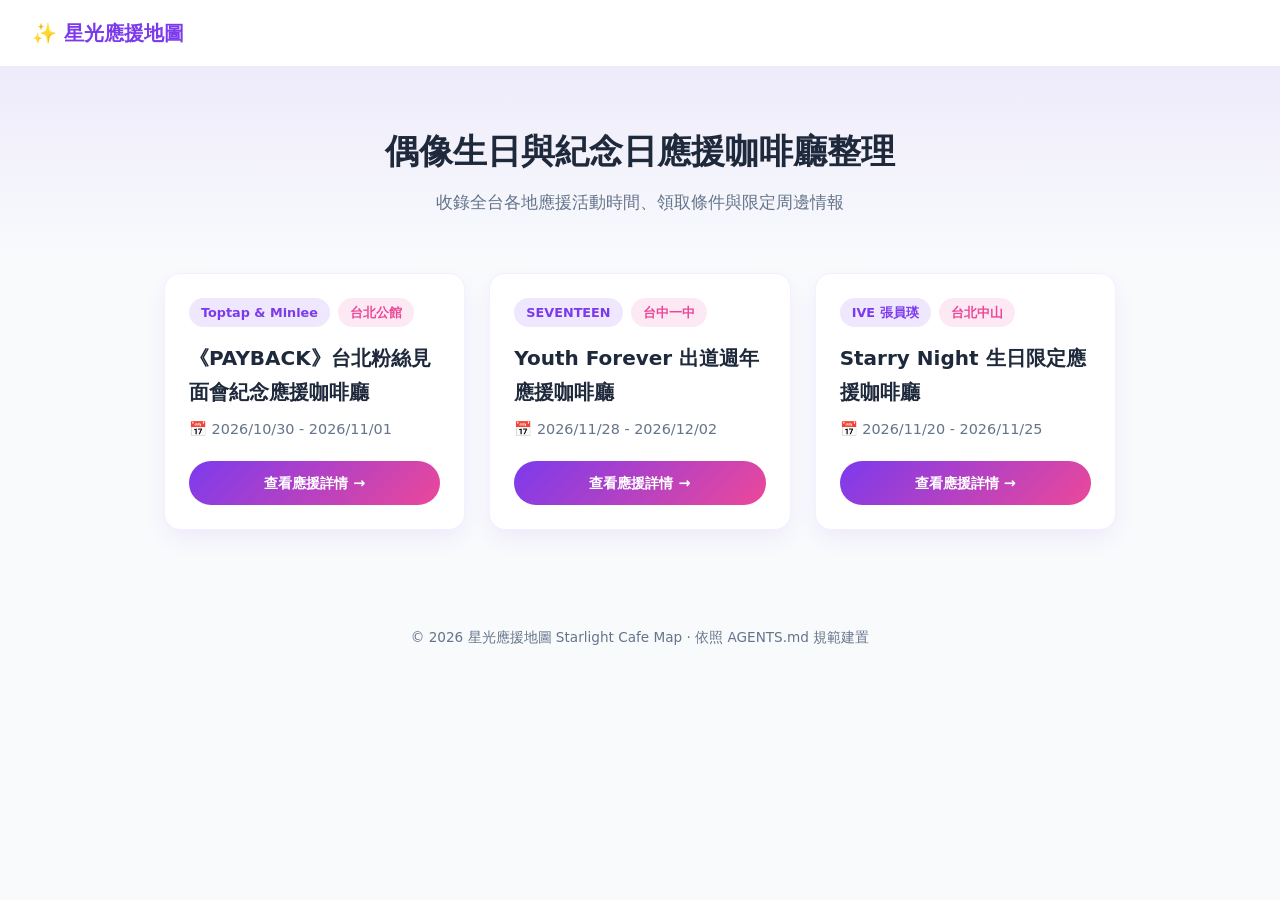
<file: index.html>
﻿<!DOCTYPE html>
<html lang="zh-Hant">
<head>
  <meta charset="UTF-8">
  <meta name="viewport" content="width=device-width, initial-scale=1.0">
  <title>星光應援地圖 | Starlight Cafe Map</title>
  <link rel="stylesheet" href="assets/style.css">
</head>
<body>
  <nav class="navbar">
    <a href="index.html" class="logo">✨ 星光應援地圖</a>
  </nav>

  <header class="hero">
    <h1>偶像生日與紀念日應援咖啡廳整理</h1>
    <p>收錄全台各地應援活動時間、領取條件與限定周邊情報</p>
  </header>

  <main class="container">
    <div class="cafe-grid">
      <article class="cafe-card">
        <div>
          <div class="badge-group">
            <span class="badge badge-idol">Toptap & Minlee</span>
            <span class="badge badge-region">台北公館</span>
          </div>
          <h2>《PAYBACK》台北粉絲見面會紀念應援咖啡廳</h2>
          <p class="cafe-date">📅 2026/10/30 - 2026/11/01</p>
        </div>
        <a href="cafes/2026-10-taipei-toptapminlee-cafe.html" class="btn">查看應援詳情 →</a>
      </article>

      <article class="cafe-card">
        <div>
          <div class="badge-group">
            <span class="badge badge-idol">SEVENTEEN</span>
            <span class="badge badge-region">台中一中</span>
          </div>
          <h2>Youth Forever 出道週年應援咖啡廳</h2>
          <p class="cafe-date">📅 2026/11/28 - 2026/12/02</p>
        </div>
        <a href="cafes/2026-11-taichung-youth-cafe.html" class="btn">查看應援詳情 →</a>
      </article>

      <article class="cafe-card">
        <div>
          <div class="badge-group">
            <span class="badge badge-idol">IVE 張員瑛</span>
            <span class="badge badge-region">台北中山</span>
          </div>
          <h2>Starry Night 生日限定應援咖啡廳</h2>
          <p class="cafe-date">📅 2026/11/20 - 2026/11/25</p>
        </div>
        <a href="cafes/2026-11-taipei-starry-cafe.html" class="btn">查看應援詳情 →</a>
      </article>
    </div>
  </main>

  <footer>
    <p>© 2026 星光應援地圖 Starlight Cafe Map · 依照 AGENTS.md 規範建置</p>
  </footer>
</body>
</html>
</file>
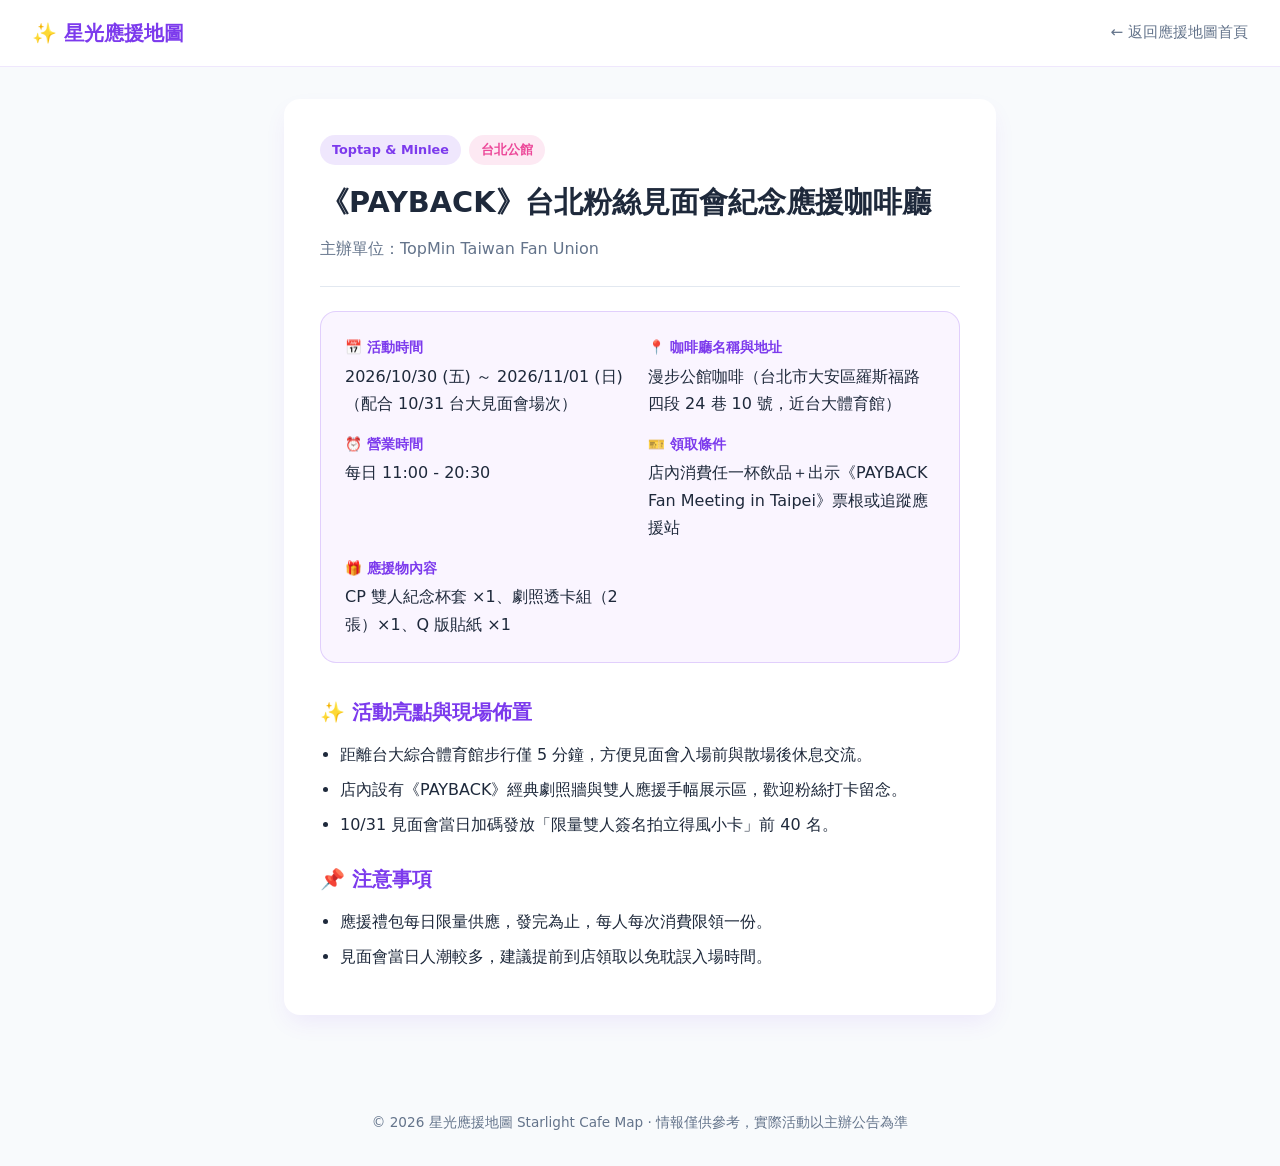
<file: cafes/2026-10-taipei-toptapminlee-cafe.html>
﻿<!DOCTYPE html>
<html lang="zh-Hant">
<head>
  <meta charset="UTF-8">
  <meta name="viewport" content="width=device-width, initial-scale=1.0">
  <title>PAYBACK 台北見面會限定應援咖啡廳 | 星光應援地圖</title>
  <link rel="stylesheet" href="../assets/style.css">
</head>
<body>
  <nav class="navbar">
    <a href="../index.html" class="logo">✨ 星光應援地圖</a>
    <a href="../index.html" class="back-link">← 返回應援地圖首頁</a>
  </nav>

  <div class="article-container">
    <article class="article-card">
      <header class="article-header">
        <div class="badge-group">
          <span class="badge badge-idol">Toptap & Minlee</span>
          <span class="badge badge-region">台北公館</span>
        </div>
        <h1>《PAYBACK》台北粉絲見面會紀念應援咖啡廳</h1>
        <p class="organizer">主辦單位：TopMin Taiwan Fan Union</p>
      </header>

      <section class="info-box">
        <div class="info-item">
          <strong>📅 活動時間</strong>
          <span>2026/10/30 (五) ～ 2026/11/01 (日)（配合 10/31 台大見面會場次）</span>
        </div>
        <div class="info-item">
          <strong>📍 咖啡廳名稱與地址</strong>
          <span>漫步公館咖啡（台北市大安區羅斯福路四段 24 巷 10 號，近台大體育館）</span>
        </div>
        <div class="info-item">
          <strong>⏰ 營業時間</strong>
          <span>每日 11:00 - 20:30</span>
        </div>
        <div class="info-item">
          <strong>🎫 領取條件</strong>
          <span>店內消費任一杯飲品＋出示《PAYBACK Fan Meeting in Taipei》票根或追蹤應援站</span>
        </div>
        <div class="info-item">
          <strong>🎁 應援物內容</strong>
          <span>CP 雙人紀念杯套 ×1、劇照透卡組（2張）×1、Q 版貼紙 ×1</span>
        </div>
      </section>

      <main class="article-main">
        <h2>✨ 活動亮點與現場佈置</h2>
        <ul>
          <li>距離台大綜合體育館步行僅 5 分鐘，方便見面會入場前與散場後休息交流。</li>
          <li>店內設有《PAYBACK》經典劇照牆與雙人應援手幅展示區，歡迎粉絲打卡留念。</li>
          <li>10/31 見面會當日加碼發放「限量雙人簽名拍立得風小卡」前 40 名。</li>
        </ul>

        <h2>📌 注意事項</h2>
        <ul>
          <li>應援禮包每日限量供應，發完為止，每人每次消費限領一份。</li>
          <li>見面會當日人潮較多，建議提前到店領取以免耽誤入場時間。</li>
        </ul>
      </main>
    </article>
  </div>

  <footer>
    <p>© 2026 星光應援地圖 Starlight Cafe Map · 情報僅供參考，實際活動以主辦公告為準</p>
  </footer>
</body>
</html>
</file>
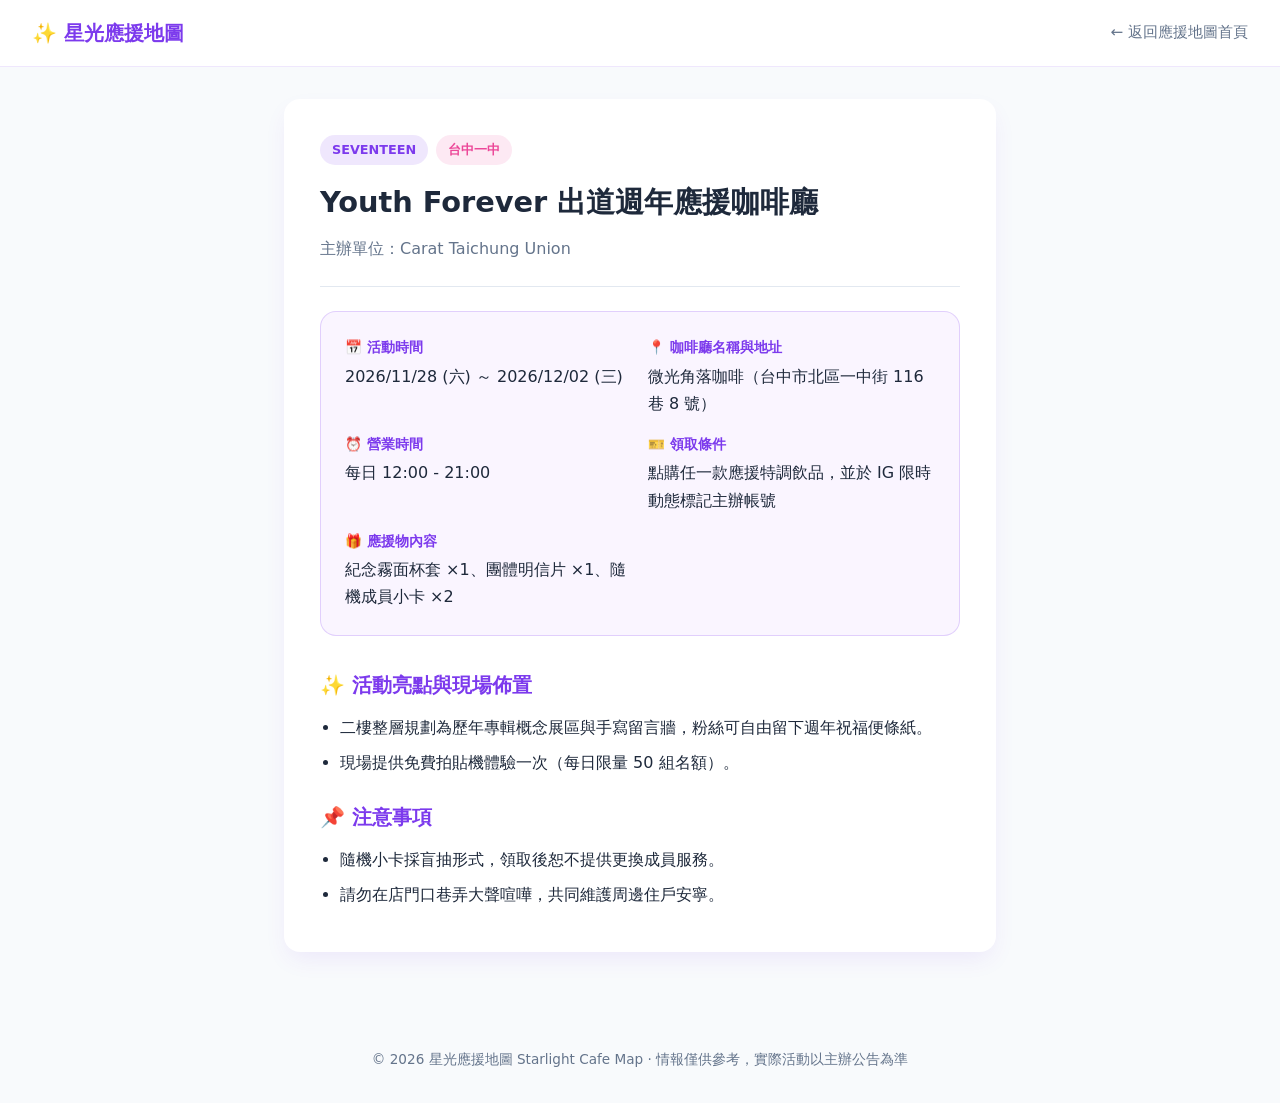
<file: cafes/2026-11-taichung-youth-cafe.html>
﻿<!DOCTYPE html>
<html lang="zh-Hant">
<head>
  <meta charset="UTF-8">
  <meta name="viewport" content="width=device-width, initial-scale=1.0">
  <title>Youth Forever 出道週年應援咖啡廳 | 星光應援地圖</title>
  <link rel="stylesheet" href="../assets/style.css">
</head>
<body>
  <nav class="navbar">
    <a href="../index.html" class="logo">✨ 星光應援地圖</a>
    <a href="../index.html" class="back-link">← 返回應援地圖首頁</a>
  </nav>

  <div class="article-container">
    <article class="article-card">
      <header class="article-header">
        <div class="badge-group">
          <span class="badge badge-idol">SEVENTEEN</span>
          <span class="badge badge-region">台中一中</span>
        </div>
        <h1>Youth Forever 出道週年應援咖啡廳</h1>
        <p class="organizer">主辦單位：Carat Taichung Union</p>
      </header>

      <section class="info-box">
        <div class="info-item">
          <strong>📅 活動時間</strong>
          <span>2026/11/28 (六) ～ 2026/12/02 (三)</span>
        </div>
        <div class="info-item">
          <strong>📍 咖啡廳名稱與地址</strong>
          <span>微光角落咖啡（台中市北區一中街 116 巷 8 號）</span>
        </div>
        <div class="info-item">
          <strong>⏰ 營業時間</strong>
          <span>每日 12:00 - 21:00</span>
        </div>
        <div class="info-item">
          <strong>🎫 領取條件</strong>
          <span>點購任一款應援特調飲品，並於 IG 限時動態標記主辦帳號</span>
        </div>
        <div class="info-item">
          <strong>🎁 應援物內容</strong>
          <span>紀念霧面杯套 ×1、團體明信片 ×1、隨機成員小卡 ×2</span>
        </div>
      </section>

      <main class="article-main">
        <h2>✨ 活動亮點與現場佈置</h2>
        <ul>
          <li>二樓整層規劃為歷年專輯概念展區與手寫留言牆，粉絲可自由留下週年祝福便條紙。</li>
          <li>現場提供免費拍貼機體驗一次（每日限量 50 組名額）。</li>
        </ul>

        <h2>📌 注意事項</h2>
        <ul>
          <li>隨機小卡採盲抽形式，領取後恕不提供更換成員服務。</li>
          <li>請勿在店門口巷弄大聲喧嘩，共同維護周邊住戶安寧。</li>
        </ul>
      </main>
    </article>
  </div>

  <footer>
    <p>© 2026 星光應援地圖 Starlight Cafe Map · 情報僅供參考，實際活動以主辦公告為準</p>
  </footer>
</body>
</html>
</file>
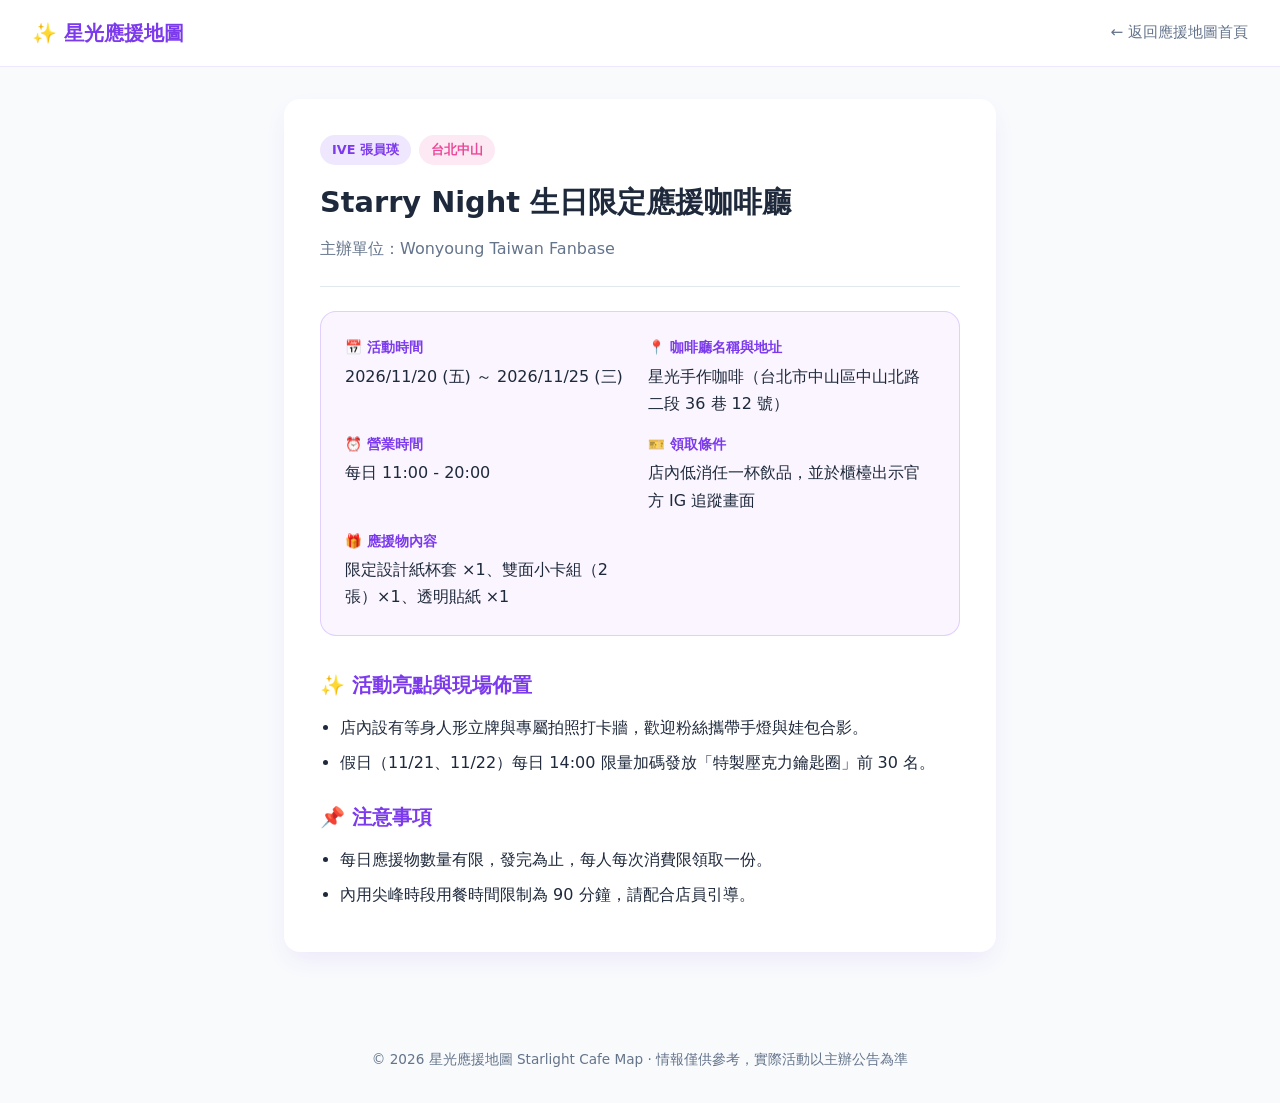
<file: cafes/2026-11-taipei-starry-cafe.html>
﻿<!DOCTYPE html>
<html lang="zh-Hant">
<head>
  <meta charset="UTF-8">
  <meta name="viewport" content="width=device-width, initial-scale=1.0">
  <title>Starry Night 生日限定應援咖啡廳 | 星光應援地圖</title>
  <link rel="stylesheet" href="../assets/style.css">
</head>
<body>
  <nav class="navbar">
    <a href="../index.html" class="logo">✨ 星光應援地圖</a>
    <a href="../index.html" class="back-link">← 返回應援地圖首頁</a>
  </nav>

  <div class="article-container">
    <article class="article-card">
      <header class="article-header">
        <div class="badge-group">
          <span class="badge badge-idol">IVE 張員瑛</span>
          <span class="badge badge-region">台北中山</span>
        </div>
        <h1>Starry Night 生日限定應援咖啡廳</h1>
        <p class="organizer">主辦單位：Wonyoung Taiwan Fanbase</p>
      </header>

      <section class="info-box">
        <div class="info-item">
          <strong>📅 活動時間</strong>
          <span>2026/11/20 (五) ～ 2026/11/25 (三)</span>
        </div>
        <div class="info-item">
          <strong>📍 咖啡廳名稱與地址</strong>
          <span>星光手作咖啡（台北市中山區中山北路二段 36 巷 12 號）</span>
        </div>
        <div class="info-item">
          <strong>⏰ 營業時間</strong>
          <span>每日 11:00 - 20:00</span>
        </div>
        <div class="info-item">
          <strong>🎫 領取條件</strong>
          <span>店內低消任一杯飲品，並於櫃檯出示官方 IG 追蹤畫面</span>
        </div>
        <div class="info-item">
          <strong>🎁 應援物內容</strong>
          <span>限定設計紙杯套 ×1、雙面小卡組（2張）×1、透明貼紙 ×1</span>
        </div>
      </section>

      <main class="article-main">
        <h2>✨ 活動亮點與現場佈置</h2>
        <ul>
          <li>店內設有等身人形立牌與專屬拍照打卡牆，歡迎粉絲攜帶手燈與娃包合影。</li>
          <li>假日（11/21、11/22）每日 14:00 限量加碼發放「特製壓克力鑰匙圈」前 30 名。</li>
        </ul>

        <h2>📌 注意事項</h2>
        <ul>
          <li>每日應援物數量有限，發完為止，每人每次消費限領取一份。</li>
          <li>內用尖峰時段用餐時間限制為 90 分鐘，請配合店員引導。</li>
        </ul>
      </main>
    </article>
  </div>

  <footer>
    <p>© 2026 星光應援地圖 Starlight Cafe Map · 情報僅供參考，實際活動以主辦公告為準</p>
  </footer>
</body>
</html>
</file>
<file: assets/style.css>
﻿:root {
  --bg-color: #F8FAFC;
  --card-bg: #FFFFFF;
  --primary: #7C3AED;
  --secondary: #EC4899;
  --text-main: #1E293B;
  --text-muted: #64748B;
}

* {
  box-sizing: border-box;
  margin: 0;
  padding: 0;
}

body {
  font-family: 'Noto Sans TC', system-ui, -apple-system, sans-serif;
  background-color: var(--bg-color);
  color: var(--text-main);
  line-height: 1.7;
}

.navbar {
  background: var(--card-bg);
  border-bottom: 1px solid rgba(124, 58, 237, 0.12);
  padding: 1rem 2rem;
  display: flex;
  justify-content: space-between;
  align-items: center;
  position: sticky;
  top: 0;
  z-index: 10;
}

.logo {
  font-weight: 800;
  font-size: 1.25rem;
  color: var(--primary);
  text-decoration: none;
}

.back-link {
  color: var(--text-muted);
  text-decoration: none;
  font-size: 0.95rem;
  font-weight: 500;
  transition: color 0.2s;
}

.back-link:hover {
  color: var(--primary);
}

.hero {
  text-align: center;
  padding: 3.5rem 1.5rem 2.5rem;
  background: linear-gradient(180deg, rgba(124, 58, 237, 0.08) 0%, rgba(248, 250, 252, 0) 100%);
}

.hero h1 {
  font-size: 2.1rem;
  color: var(--text-main);
  margin-bottom: 0.5rem;
}

.hero p {
  color: var(--text-muted);
  font-size: 1.05rem;
}

.container {
  max-width: 1000px;
  margin: 0 auto;
  padding: 1rem 1.5rem 4rem;
}

.article-container {
  max-width: 760px;
  margin: 2rem auto 4rem;
  padding: 0 1.5rem;
}

.cafe-grid {
  display: grid;
  grid-template-columns: repeat(auto-fill, minmax(300px, 1fr));
  gap: 1.5rem;
}

.cafe-card {
  background: var(--card-bg);
  border-radius: 16px;
  padding: 1.5rem;
  box-shadow: 0 10px 25px -5px rgba(124, 58, 237, 0.1);
  border: 1px solid rgba(124, 58, 237, 0.08);
  transition: transform 0.2s, box-shadow 0.2s;
  display: flex;
  flex-direction: column;
  justify-content: space-between;
}

.cafe-card:hover {
  transform: translateY(-4px);
  box-shadow: 0 15px 30px -5px rgba(124, 58, 237, 0.18);
}

.badge-group {
  display: flex;
  gap: 0.5rem;
  flex-wrap: wrap;
  margin-bottom: 0.85rem;
}

.badge {
  display: inline-block;
  padding: 0.25rem 0.75rem;
  border-radius: 9999px;
  font-size: 0.8rem;
  font-weight: 600;
}

.badge-idol {
  background: rgba(124, 58, 237, 0.12);
  color: var(--primary);
}

.badge-region {
  background: rgba(236, 72, 153, 0.12);
  color: var(--secondary);
}

.cafe-card h2 {
  font-size: 1.25rem;
  margin-bottom: 0.5rem;
  color: var(--text-main);
}

.cafe-date {
  color: var(--text-muted);
  font-size: 0.9rem;
  margin-bottom: 1.25rem;
}

.btn {
  display: inline-block;
  text-align: center;
  background: linear-gradient(135deg, var(--primary), var(--secondary));
  color: #FFFFFF;
  text-decoration: none;
  padding: 0.6rem 1.25rem;
  border-radius: 9999px;
  font-weight: 600;
  font-size: 0.9rem;
  transition: opacity 0.2s;
}

.btn:hover {
  opacity: 0.9;
}

.article-card {
  background: var(--card-bg);
  border-radius: 16px;
  padding: 2.25rem;
  box-shadow: 0 10px 25px -5px rgba(124, 58, 237, 0.1);
}

.article-header {
  border-bottom: 1px solid #E2E8F0;
  padding-bottom: 1.5rem;
  margin-bottom: 1.5rem;
}

.article-header h1 {
  font-size: 1.8rem;
  margin: 0.75rem 0 0.5rem;
}

.organizer {
  color: var(--text-muted);
}

.info-box {
  background: #FAF5FF;
  border: 1px solid rgba(124, 58, 237, 0.2);
  border-radius: 16px;
  padding: 1.5rem;
  display: grid;
  grid-template-columns: repeat(auto-fit, minmax(240px, 1fr));
  gap: 1rem;
  margin-bottom: 2rem;
}

.info-item strong {
  display: block;
  color: var(--primary);
  font-size: 0.85rem;
  margin-bottom: 0.2rem;
}

.article-main h2 {
  font-size: 1.25rem;
  color: var(--primary);
  margin: 1.5rem 0 0.75rem;
}

.article-main ul {
  padding-left: 1.25rem;
  color: var(--text-main);
}

.article-main li {
  margin-bottom: 0.5rem;
}

footer {
  text-align: center;
  padding: 2rem 1rem;
  color: var(--text-muted);
  font-size: 0.85rem;
}
</file>
